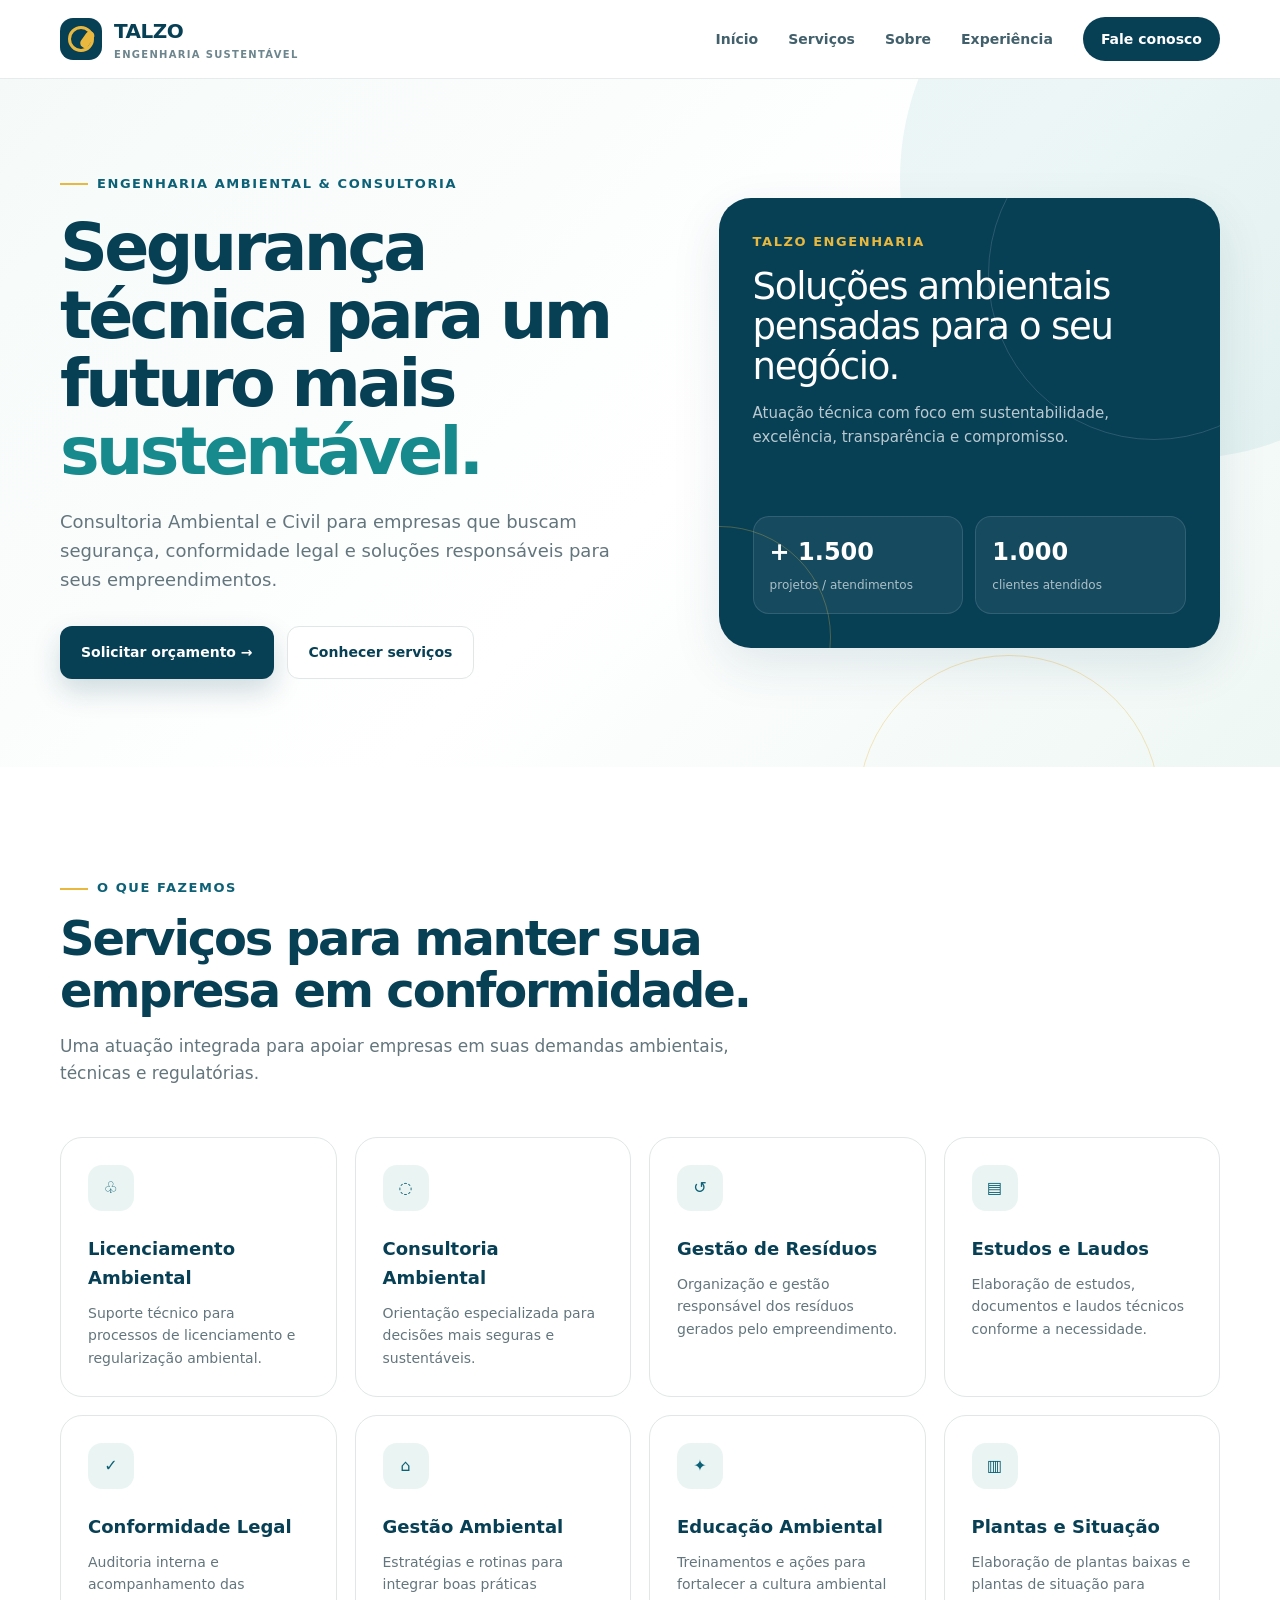
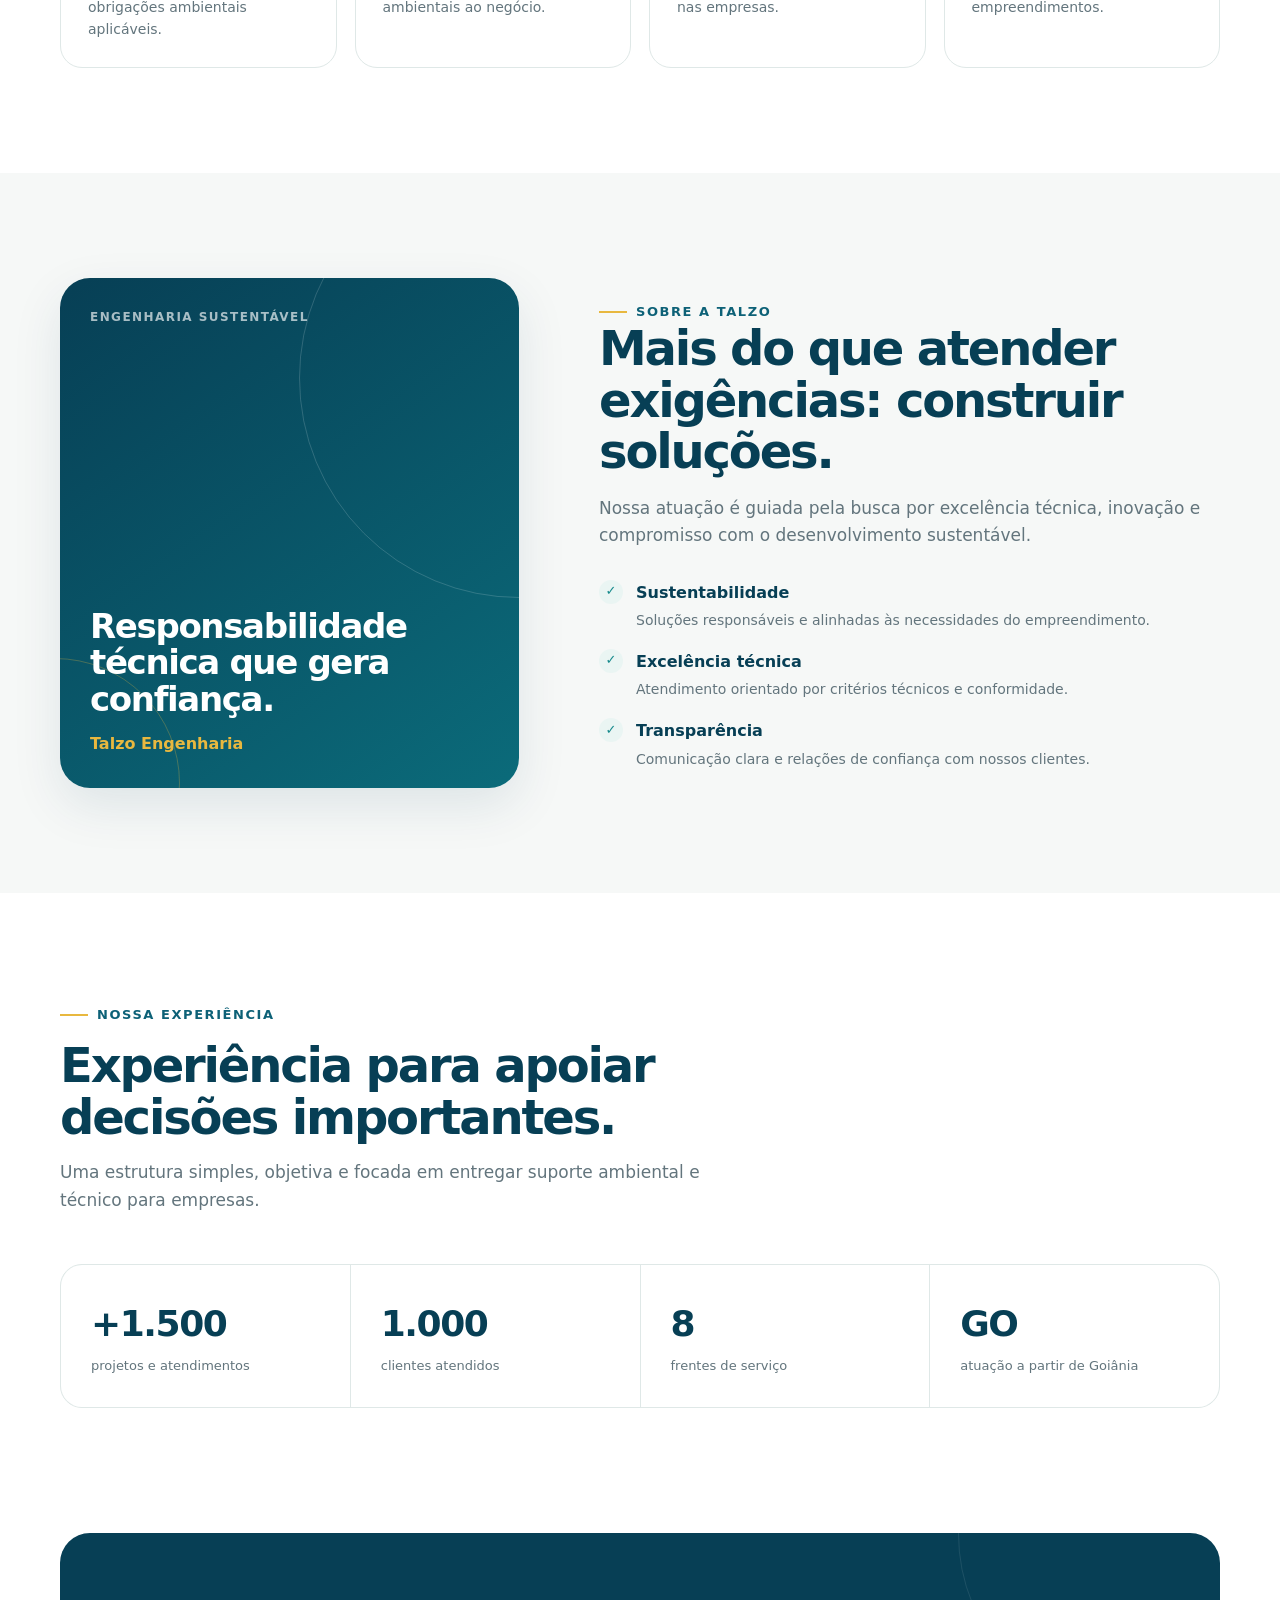
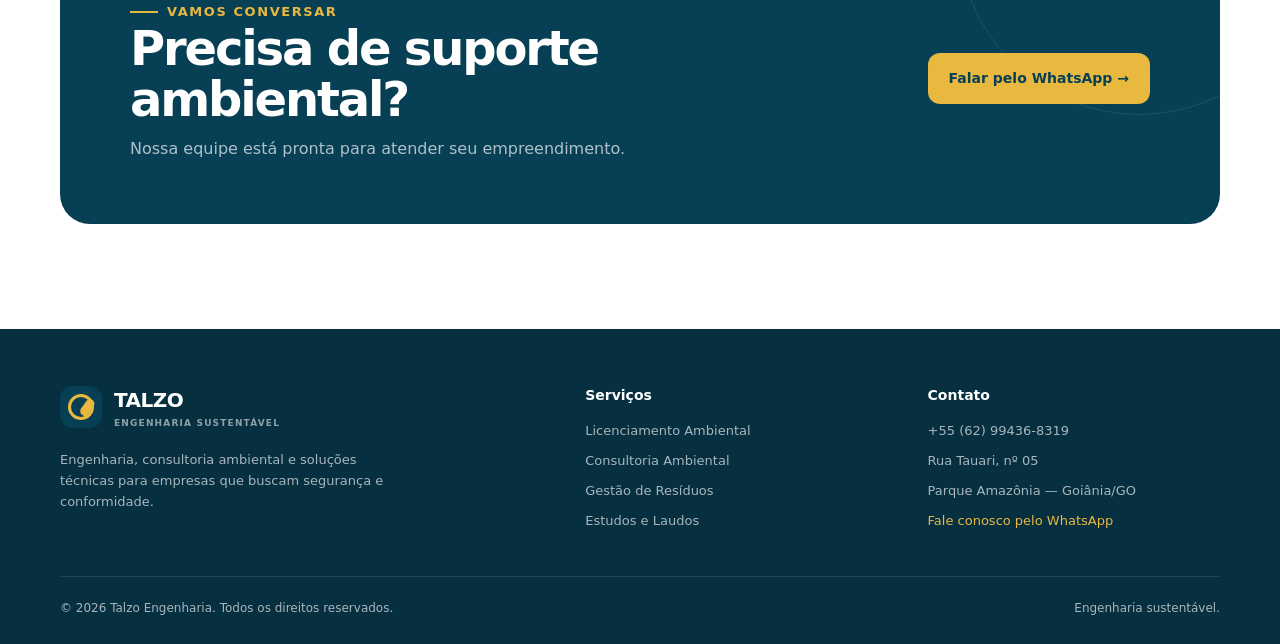
<file: TALZO_ENGENHARIA_NOVO.html>
<!DOCTYPE html>
<html lang="pt-BR">
<head>
<meta charset="UTF-8">
<meta name="viewport" content="width=device-width, initial-scale=1.0">
<meta name="description" content="Talzo Engenharia — Engenharia sustentável, consultoria ambiental e soluções técnicas para empresas.">
<title>Talzo Engenharia | Engenharia Sustentável</title>
<style>
:root{
  --navy:#073f55;
  --blue:#0d6177;
  --teal:#168a8c;
  --gold:#e8b83f;
  --ink:#17323d;
  --muted:#63757d;
  --bg:#f6f8f7;
  --white:#fff;
  --line:#dfe8e7;
  --shadow:0 18px 50px rgba(7,63,85,.10);
  --radius:22px;
}
*{box-sizing:border-box}
html{scroll-behavior:smooth}
body{margin:0;font-family:Inter,ui-sans-serif,system-ui,-apple-system,BlinkMacSystemFont,"Segoe UI",sans-serif;color:var(--ink);background:var(--white);line-height:1.6}
a{text-decoration:none;color:inherit}
.container{width:min(1160px,calc(100% - 40px));margin:auto}
.header{position:sticky;top:0;z-index:50;background:rgba(255,255,255,.92);backdrop-filter:blur(14px);border-bottom:1px solid rgba(223,232,231,.8)}
.nav{height:78px;display:flex;align-items:center;justify-content:space-between;gap:30px}
.brand{display:flex;align-items:center;gap:12px;font-weight:800;color:var(--navy);letter-spacing:-.5px}
.brand-mark{width:42px;height:42px;border-radius:13px;background:var(--navy);display:grid;place-items:center;position:relative;overflow:hidden}
.brand-mark:before{content:"";width:20px;height:20px;border:3px solid var(--gold);border-radius:50%;position:absolute}
.brand-mark:after{content:"";width:9px;height:18px;background:var(--gold);border-radius:10px 10px 2px 10px;transform:rotate(35deg) translate(5px,-3px)}
.brand span{font-size:20px}
.nav-links{display:flex;align-items:center;gap:30px;font-size:14px;font-weight:650;color:#42606b}
.nav-links a:hover{color:var(--blue)}
.nav-cta{background:var(--navy);color:#fff!important;padding:11px 18px;border-radius:999px}
.hero{position:relative;overflow:hidden;background:linear-gradient(135deg,#f5faf9 0%,#fff 55%,#eef7f4 100%);min-height:680px;display:flex;align-items:center}
.hero:before{content:"";position:absolute;width:560px;height:560px;border-radius:50%;background:rgba(22,138,140,.08);right:-180px;top:-180px}
.hero:after{content:"";position:absolute;width:300px;height:300px;border-radius:50%;border:1px solid rgba(232,184,63,.35);right:120px;bottom:-190px}
.hero-grid{position:relative;z-index:2;display:grid;grid-template-columns:1.08fr .92fr;gap:70px;align-items:center;padding:88px 0}
.eyebrow{display:inline-flex;align-items:center;gap:9px;color:var(--blue);font-size:13px;font-weight:800;letter-spacing:.12em;text-transform:uppercase}
.eyebrow i{width:28px;height:2px;background:var(--gold);display:block}
h1{font-size:clamp(42px,5.2vw,70px);line-height:1.02;letter-spacing:-.055em;color:var(--navy);margin:20px 0 22px;max-width:700px}
h1 em{font-style:normal;color:var(--teal)}
.hero p{font-size:18px;color:var(--muted);max-width:610px;margin:0 0 32px}
.actions{display:flex;gap:13px;flex-wrap:wrap}
.btn{display:inline-flex;align-items:center;justify-content:center;gap:9px;padding:14px 21px;border-radius:12px;font-weight:750;font-size:14px;transition:.2s}
.btn-primary{background:var(--navy);color:#fff;box-shadow:0 12px 28px rgba(7,63,85,.18)}
.btn-primary:hover{transform:translateY(-2px);background:#052f40}
.btn-secondary{border:1px solid var(--line);background:#fff;color:var(--navy)}
.hero-card{min-height:450px;border-radius:32px;background:var(--navy);padding:34px;position:relative;overflow:hidden;box-shadow:var(--shadow)}
.hero-card:before{content:"";position:absolute;width:330px;height:330px;border:1px solid rgba(255,255,255,.14);border-radius:50%;right:-100px;top:-90px}
.hero-card:after{content:"";position:absolute;width:220px;height:220px;border:1px solid rgba(232,184,63,.3);border-radius:50%;left:-110px;bottom:-100px}
.card-content{position:relative;z-index:2;height:100%;min-height:382px;display:flex;flex-direction:column;justify-content:space-between}
.card-kicker{color:var(--gold);font-weight:800;font-size:13px;letter-spacing:.12em;text-transform:uppercase}
.card-title{font-size:37px;line-height:1.08;color:#fff;letter-spacing:-.035em;margin:14px 0}
.card-copy{color:rgba(255,255,255,.72);font-size:15px;max-width:380px}
.mini-grid{display:grid;grid-template-columns:1fr 1fr;gap:12px;margin-top:25px}
.mini{padding:16px;border:1px solid rgba(255,255,255,.12);border-radius:16px;background:rgba(255,255,255,.06)}
.mini strong{display:block;color:#fff;font-size:24px}
.mini span{font-size:12px;color:rgba(255,255,255,.65)}
.section{padding:105px 0}
.section-soft{background:var(--bg)}
.section-head{max-width:690px;margin-bottom:50px}
.section-head .eyebrow{margin-bottom:14px}
h2{font-size:clamp(32px,4vw,48px);line-height:1.08;letter-spacing:-.045em;color:var(--navy);margin:0 0 16px}
.section-head p{margin:0;color:var(--muted);font-size:17px}
.services{display:grid;grid-template-columns:repeat(4,1fr);gap:18px}
.service{background:#fff;border:1px solid var(--line);border-radius:var(--radius);padding:27px;min-height:235px;transition:.25s;position:relative}
.service:hover{transform:translateY(-5px);box-shadow:var(--shadow);border-color:#c8dcda}
.icon{width:46px;height:46px;border-radius:14px;background:#eaf5f3;color:var(--blue);display:grid;place-items:center;margin-bottom:24px}
.icon svg{width:22px;height:22px}
.service h3{font-size:18px;color:var(--navy);margin:0 0 9px}
.service p{font-size:14px;color:var(--muted);margin:0}
.about{display:grid;grid-template-columns:.85fr 1.15fr;gap:80px;align-items:center}
.about-visual{background:linear-gradient(145deg,var(--navy),#0b6b7a);min-height:510px;border-radius:30px;padding:30px;position:relative;overflow:hidden;box-shadow:var(--shadow)}
.about-visual .circle{position:absolute;border:1px solid rgba(255,255,255,.16);border-radius:50%}
.circle.one{width:440px;height:440px;right:-220px;top:-120px}
.circle.two{width:250px;height:250px;left:-130px;bottom:-120px;border-color:rgba(232,184,63,.28)}
.visual-label{position:absolute;left:30px;top:30px;color:rgba(255,255,255,.65);font-size:12px;text-transform:uppercase;letter-spacing:.12em;font-weight:800}
.visual-message{position:absolute;left:30px;right:30px;bottom:32px}
.visual-message strong{display:block;color:#fff;font-size:34px;line-height:1.08;letter-spacing:-.04em;max-width:390px}
.visual-message span{display:block;color:var(--gold);margin-top:13px;font-weight:750}
.checks{display:grid;gap:16px;margin-top:30px}
.check{display:flex;gap:13px;align-items:flex-start}
.check-dot{width:24px;height:24px;flex:0 0 24px;border-radius:50%;background:#eaf5f3;color:var(--teal);display:grid;place-items:center;font-weight:900;font-size:13px}
.check strong{display:block;color:var(--navy);margin-bottom:2px}
.check span{color:var(--muted);font-size:14px}
.stats{display:grid;grid-template-columns:repeat(4,1fr);gap:1px;background:var(--line);border:1px solid var(--line);border-radius:22px;overflow:hidden}
.stat{background:#fff;padding:30px}
.stat strong{font-size:36px;color:var(--navy);letter-spacing:-.04em}
.stat span{display:block;color:var(--muted);font-size:13px;margin-top:4px}
.cta{background:var(--navy);color:#fff;border-radius:30px;padding:62px 70px;display:flex;align-items:center;justify-content:space-between;gap:40px;position:relative;overflow:hidden}
.cta:after{content:"";position:absolute;width:360px;height:360px;border:1px solid rgba(255,255,255,.09);border-radius:50%;right:-100px;top:-180px}
.cta h2{color:#fff;margin-bottom:10px;position:relative;z-index:2}
.cta p{color:rgba(255,255,255,.68);margin:0;position:relative;z-index:2}
.cta .btn{position:relative;z-index:3;background:var(--gold);color:var(--navy);white-space:nowrap}
.footer{background:#062f40;color:rgba(255,255,255,.65);padding:55px 0 25px}
.footer-grid{display:grid;grid-template-columns:1.3fr .8fr .8fr;gap:50px;padding-bottom:45px;border-bottom:1px solid rgba(255,255,255,.1)}
.footer .brand{color:#fff}
.footer h4{color:#fff;margin:0 0 15px;font-size:14px}
.footer p,.footer li{font-size:13px}
.footer ul{list-style:none;padding:0;margin:0;display:grid;gap:9px}
.footer-bottom{display:flex;justify-content:space-between;gap:20px;padding-top:22px;font-size:12px}
.mobile-menu{display:none}
@media(max-width:950px){
 .hero-grid,.about{grid-template-columns:1fr;gap:45px}
 .services{grid-template-columns:repeat(2,1fr)}
 .stats{grid-template-columns:repeat(2,1fr)}
 .footer-grid{grid-template-columns:1fr 1fr}
 .nav-links{display:none}
 .mobile-menu{display:block;border:0;background:none;font-size:25px;color:var(--navy)}
}
@media(max-width:620px){
 .container{width:min(100% - 28px,1160px)}
 .nav{height:68px}
 .brand span{font-size:18px}
 .hero{min-height:auto}
 .hero-grid{padding:65px 0}
 h1{font-size:43px}
 .hero p{font-size:16px}
 .hero-card{min-height:390px;padding:26px}
 .card-title{font-size:31px}
 .services{grid-template-columns:1fr}
 .section{padding:75px 0}
 .about-visual{min-height:390px}
 .stats{grid-template-columns:1fr 1fr}
 .stat{padding:22px}
 .stat strong{font-size:29px}
 .cta{padding:40px 28px;display:block}
 .cta .btn{margin-top:25px}
 .footer-grid{grid-template-columns:1fr}
 .footer-bottom{display:block}
}
</style>
</head>
<body>

<header class="header">
  <div class="container nav">
    <a class="brand" href="#inicio">
      <span class="brand-mark"></span><span>TALZO <small style="font-size:10px;display:block;letter-spacing:.13em;font-weight:700;color:#6d858d">ENGENHARIA SUSTENTÁVEL</small></span>
    </a>
    <nav class="nav-links">
      <a href="#inicio">Início</a>
      <a href="#servicos">Serviços</a>
      <a href="#sobre">Sobre</a>
      <a href="#experiencia">Experiência</a>
      <a href="#contato" class="nav-cta">Fale conosco</a>
    </nav>
    <button class="mobile-menu" aria-label="Menu">☰</button>
  </div>
</header>

<main>
<section class="hero" id="inicio">
  <div class="container hero-grid">
    <div>
      <div class="eyebrow"><i></i> Engenharia ambiental & consultoria</div>
      <h1>Segurança técnica para um futuro mais <em>sustentável.</em></h1>
      <p>Consultoria Ambiental e Civil para empresas que buscam segurança, conformidade legal e soluções responsáveis para seus empreendimentos.</p>
      <div class="actions">
        <a class="btn btn-primary" href="https://wa.me/5562993326392" target="_blank">Solicitar orçamento →</a>
        <a class="btn btn-secondary" href="#servicos">Conhecer serviços</a>
      </div>
    </div>
    <div class="hero-card">
      <div class="card-content">
        <div>
          <div class="card-kicker">Talzo Engenharia</div>
          <div class="card-title">Soluções ambientais pensadas para o seu negócio.</div>
          <div class="card-copy">Atuação técnica com foco em sustentabilidade, excelência, transparência e compromisso.</div>
        </div>
        <div class="mini-grid">
          <div class="mini"><strong>+ 1.500</strong><span>projetos / atendimentos</span></div>
          <div class="mini"><strong>1.000</strong><span>clientes atendidos</span></div>
        </div>
      </div>
    </div>
  </div>
</section>

<section class="section" id="servicos">
  <div class="container">
    <div class="section-head">
      <div class="eyebrow"><i></i> O que fazemos</div>
      <h2>Serviços para manter sua empresa em conformidade.</h2>
      <p>Uma atuação integrada para apoiar empresas em suas demandas ambientais, técnicas e regulatórias.</p>
    </div>
    <div class="services">
      <article class="service"><div class="icon">♧</div><h3>Licenciamento Ambiental</h3><p>Suporte técnico para processos de licenciamento e regularização ambiental.</p></article>
      <article class="service"><div class="icon">◌</div><h3>Consultoria Ambiental</h3><p>Orientação especializada para decisões mais seguras e sustentáveis.</p></article>
      <article class="service"><div class="icon">↺</div><h3>Gestão de Resíduos</h3><p>Organização e gestão responsável dos resíduos gerados pelo empreendimento.</p></article>
      <article class="service"><div class="icon">▤</div><h3>Estudos e Laudos</h3><p>Elaboração de estudos, documentos e laudos técnicos conforme a necessidade.</p></article>
      <article class="service"><div class="icon">✓</div><h3>Conformidade Legal</h3><p>Auditoria interna e acompanhamento das obrigações ambientais aplicáveis.</p></article>
      <article class="service"><div class="icon">⌂</div><h3>Gestão Ambiental</h3><p>Estratégias e rotinas para integrar boas práticas ambientais ao negócio.</p></article>
      <article class="service"><div class="icon">✦</div><h3>Educação Ambiental</h3><p>Treinamentos e ações para fortalecer a cultura ambiental nas empresas.</p></article>
      <article class="service"><div class="icon">▥</div><h3>Plantas e Situação</h3><p>Elaboração de plantas baixas e plantas de situação para empreendimentos.</p></article>
    </div>
  </div>
</section>

<section class="section section-soft" id="sobre">
  <div class="container about">
    <div class="about-visual">
      <div class="circle one"></div><div class="circle two"></div>
      <div class="visual-label">Engenharia sustentável</div>
      <div class="visual-message">
        <strong>Responsabilidade técnica que gera confiança.</strong>
        <span>Talzo Engenharia</span>
      </div>
    </div>
    <div>
      <div class="eyebrow"><i></i> Sobre a Talzo</div>
      <h2>Mais do que atender exigências: construir soluções.</h2>
      <p style="color:var(--muted);font-size:17px">Nossa atuação é guiada pela busca por excelência técnica, inovação e compromisso com o desenvolvimento sustentável.</p>
      <div class="checks">
        <div class="check"><div class="check-dot">✓</div><div><strong>Sustentabilidade</strong><span>Soluções responsáveis e alinhadas às necessidades do empreendimento.</span></div></div>
        <div class="check"><div class="check-dot">✓</div><div><strong>Excelência técnica</strong><span>Atendimento orientado por critérios técnicos e conformidade.</span></div></div>
        <div class="check"><div class="check-dot">✓</div><div><strong>Transparência</strong><span>Comunicação clara e relações de confiança com nossos clientes.</span></div></div>
      </div>
    </div>
  </div>
</section>

<section class="section" id="experiencia">
  <div class="container">
    <div class="section-head">
      <div class="eyebrow"><i></i> Nossa experiência</div>
      <h2>Experiência para apoiar decisões importantes.</h2>
      <p>Uma estrutura simples, objetiva e focada em entregar suporte ambiental e técnico para empresas.</p>
    </div>
    <div class="stats">
      <div class="stat"><strong>+1.500</strong><span>projetos e atendimentos</span></div>
      <div class="stat"><strong>1.000</strong><span>clientes atendidos</span></div>
      <div class="stat"><strong>8</strong><span>frentes de serviço</span></div>
      <div class="stat"><strong>GO</strong><span>atuação a partir de Goiânia</span></div>
    </div>
  </div>
</section>

<section class="section" id="contato" style="padding-top:20px">
  <div class="container">
    <div class="cta">
      <div>
        <div class="eyebrow" style="color:var(--gold)"><i></i> Vamos conversar</div>
        <h2>Precisa de suporte ambiental?</h2>
        <p>Nossa equipe está pronta para atender seu empreendimento.</p>
      </div>
      <a class="btn" href="https://wa.me/5562993326392" target="_blank">Falar pelo WhatsApp →</a>
    </div>
  </div>
</section>
</main>

<footer class="footer">
  <div class="container">
    <div class="footer-grid">
      <div>
        <div class="brand"><span class="brand-mark"></span><span>TALZO <small style="font-size:9px;display:block;letter-spacing:.13em;font-weight:700;color:rgba(255,255,255,.55)">ENGENHARIA SUSTENTÁVEL</small></span></div>
        <p style="max-width:350px;margin-top:20px">Engenharia, consultoria ambiental e soluções técnicas para empresas que buscam segurança e conformidade.</p>
      </div>
      <div>
        <h4>Serviços</h4>
        <ul><li>Licenciamento Ambiental</li><li>Consultoria Ambiental</li><li>Gestão de Resíduos</li><li>Estudos e Laudos</li></ul>
      </div>
      <div>
        <h4>Contato</h4>
        <ul>
          <li>+55 (62) 99436-8319</li>
          <li>Rua Tauari, nº 05</li>
          <li>Parque Amazônia — Goiânia/GO</li>
          <li><a href="https://wa.me/5562993326392" target="_blank" style="color:var(--gold)">Fale conosco pelo WhatsApp</a></li>
        </ul>
      </div>
    </div>
    <div class="footer-bottom"><span>© 2026 Talzo Engenharia. Todos os direitos reservados.</span><span>Engenharia sustentável.</span></div>
  </div>
</footer>
</body>
</html>
</file>
